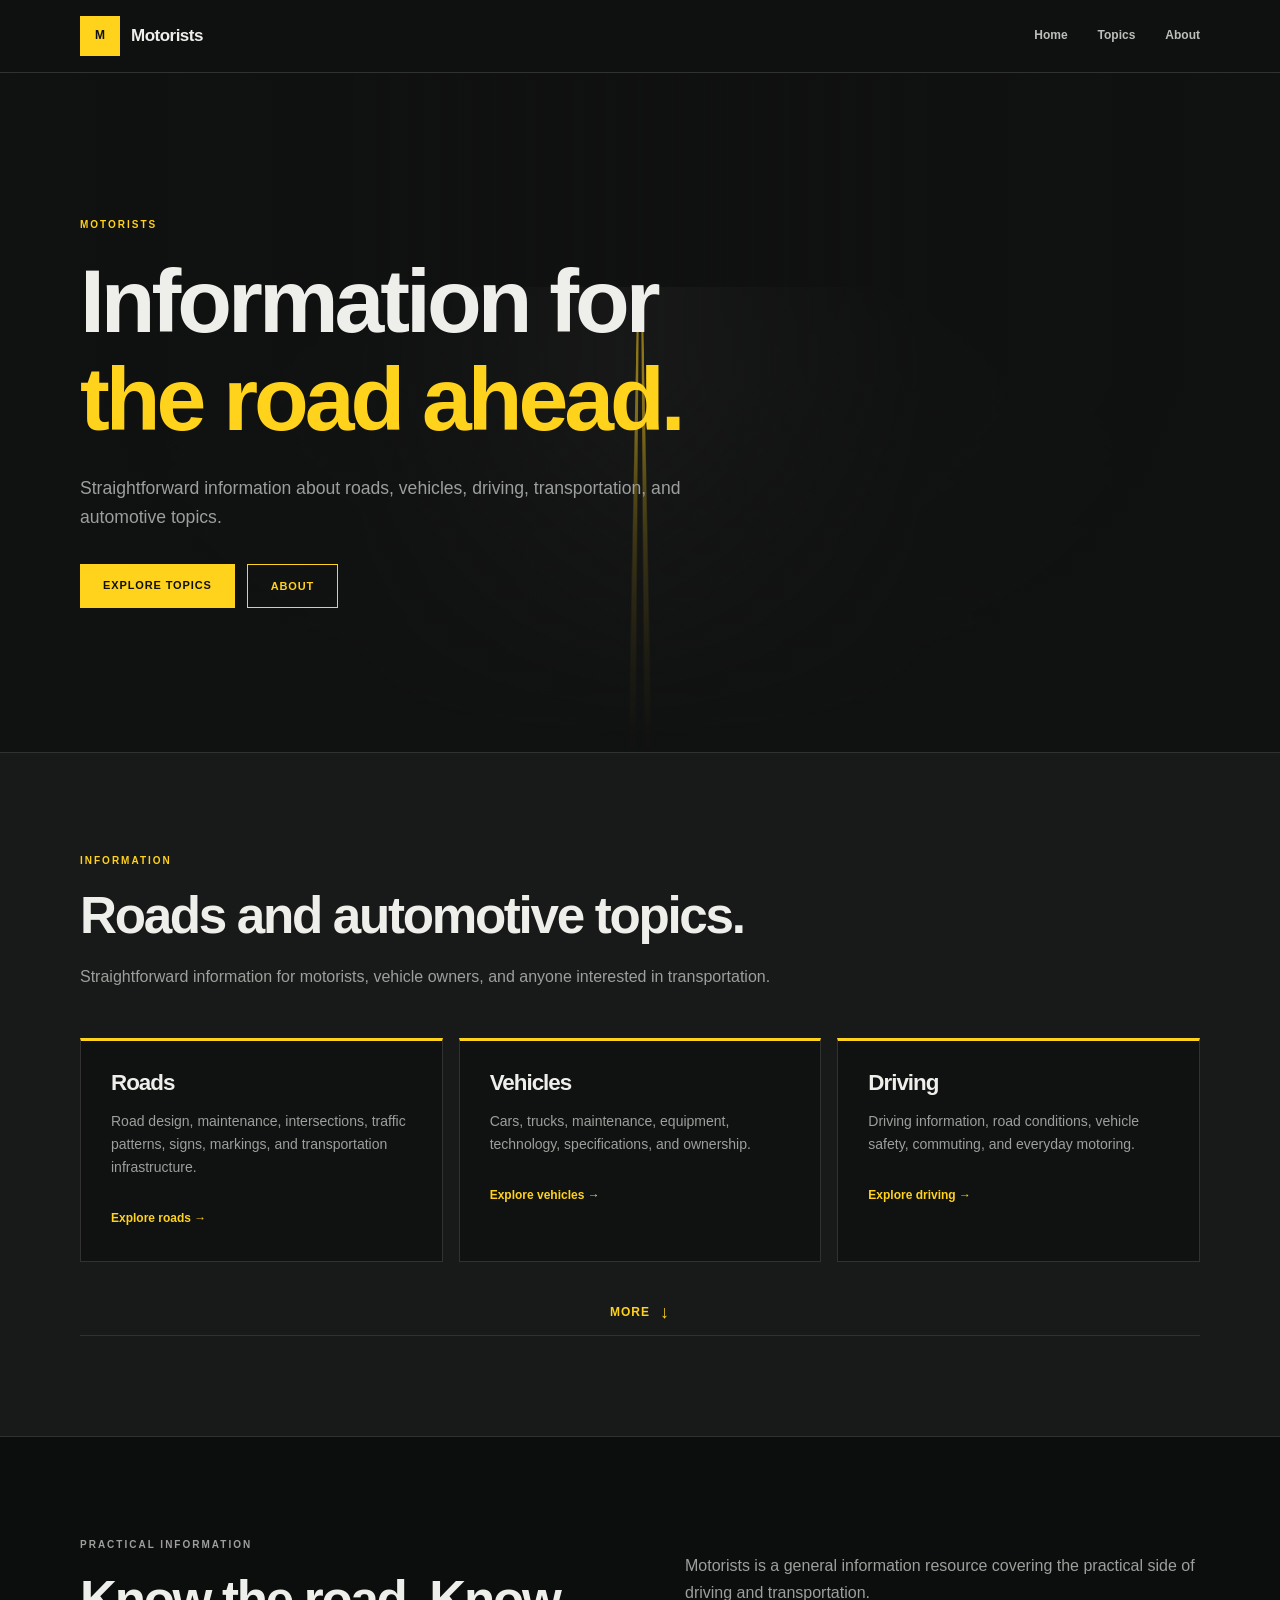
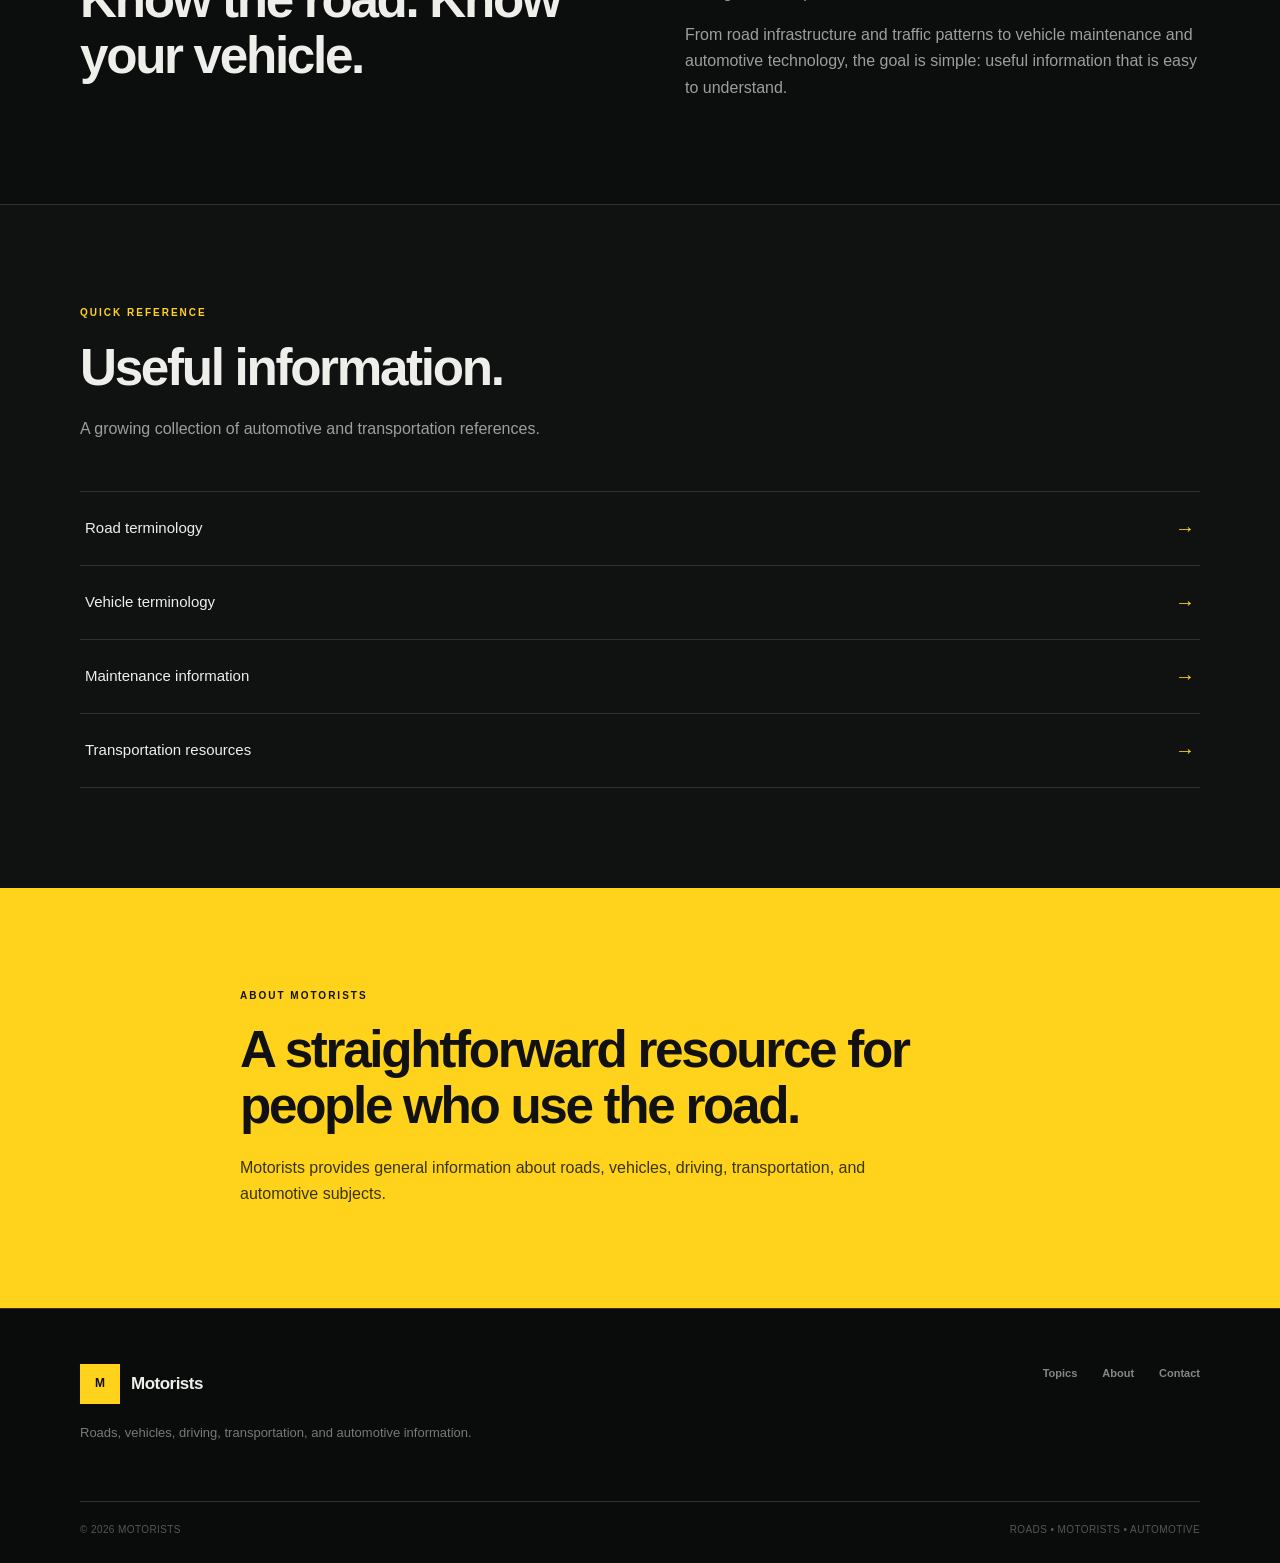
<file: index.html>
<!DOCTYPE html>
<html lang="en">
<head>
  <meta charset="UTF-8">
  <meta name="viewport" content="width=device-width, initial-scale=1.0">

  <title>Motorists | Roads, Vehicles & Automotive Information</title>

  <meta
    name="description"
    content="Information about roads, vehicles, driving, transportation, and automotive topics for New Hampshire motorists."
  >

  <link rel="stylesheet" href="style.css">

  <script src="script.js" defer></script>
</head>

<body>

  <div id="site-header"></div>

  <main>

    <!-- HERO -->

<section class="hero">

  <div class="hero-road" aria-hidden="true">
    <div class="road-lines"></div>
  </div>

  <div class="container hero-content">

    <p class="eyebrow">
      MOTORISTS
    </p>

    <h1>
      Information for
      <span>the road ahead.</span>
    </h1>

    <p class="hero-text">
      Straightforward information about roads, vehicles,
      driving, transportation, and automotive topics.
    </p>

    <div class="hero-actions">

      <a class="button" href="#topics">
        Explore Topics
      </a>

      <a class="button secondary" href="#about">
        About
      </a>

    </div>

  </div>

</section>


    <!-- TOPICS -->

    <section class="section topics" id="topics">

      <div class="container">

        <div class="section-heading">

          <p class="eyebrow">
            INFORMATION
          </p>

          <h2>
            Roads and automotive topics.
          </h2>

          <p>
            Straightforward information for motorists,
            vehicle owners, and anyone interested in
            transportation.
          </p>

        </div>


        <div class="topic-grid">

          <!-- VISIBLE CARDS -->

          <article class="topic-card">

            <!--topic label-->
            <!--<div class="topic-label">
                06
            </div>-->

            <h3>
              Roads
            </h3>

            <p>
              Road design, maintenance, intersections,
              traffic patterns, signs, markings, and
              transportation infrastructure.
            </p>

            <a href="#">
              Explore roads →
            </a>

          </article>


          <article class="topic-card">

            <h3>
              Vehicles
            </h3>

            <p>
              Cars, trucks, maintenance, equipment,
              technology, specifications, and ownership.
            </p>

            <a href="#">
              Explore vehicles →
            </a>

          </article>


          <article class="topic-card">

            <h3>
              Driving
            </h3>

            <p>
              Driving information, road conditions,
              vehicle safety, commuting, and everyday
              motoring.
            </p>

            <a href="#">
              Explore driving →
            </a>

          </article>


          <!-- HIDDEN CARDS -->

          <div class="more-topics" id="more-topics">

            <article class="topic-card">

              <h3>
                Automotive
              </h3>

              <p>
                Automotive technology, engines, electrical
                systems, tires, tools, and vehicle care.
              </p>

              <a href="#">
                Explore automotive →
              </a>

            </article>


            <article class="topic-card">

              <h3>
                Transportation
              </h3>

              <p>
                Highways, public transportation, freight,
                infrastructure, and how communities move.
              </p>

              <a href="#">
                Explore transportation →
              </a>

            </article>


            <article class="topic-card">

              <h3>
                Resources
              </h3>

              <p>
                Reference material, guides, terminology,
                specifications, and useful automotive resources.
              </p>

              <a href="#">
                View resources →
              </a>

            </article>

          </div>

        </div>


        <button
          class="more-button"
          id="more-button"
          type="button"
          aria-expanded="false"
          aria-controls="more-topics"
        >
          <span>More</span>
          <span class="more-arrow" aria-hidden="true">↓</span>
        </button>

      </div>

    </section>


    <!-- FEATURE -->

    <section class="section feature">

      <div class="container feature-grid">

        <div class="feature-copy">

          <p class="eyebrow">
            PRACTICAL INFORMATION
          </p>

          <h2>
            Know the road.
            Know your vehicle.
          </h2>

        </div>

        <div class="feature-copy">

          <p>
            Motorists is a general information resource
            covering the practical side of driving and
            transportation.
          </p>

          <p>
            From road infrastructure and traffic patterns
            to vehicle maintenance and automotive technology,
            the goal is simple: useful information that is
            easy to understand.
          </p>

        </div>

      </div>

    </section>


    <!-- REFERENCE -->

    <section class="section reference">

      <div class="container">

        <div class="section-heading">

          <p class="eyebrow">
            QUICK REFERENCE
          </p>

          <h2>
            Useful information.
          </h2>

          <p>
            A growing collection of automotive and
            transportation references.
          </p>

        </div>


        <div class="reference-list">

          <a href="#" class="reference-item">
            <span>Road terminology</span>
            <strong>→</strong>
          </a>

          <a href="#" class="reference-item">
            <span>Vehicle terminology</span>
            <strong>→</strong>
          </a>

          <a href="#" class="reference-item">
            <span>Maintenance information</span>
            <strong>→</strong>
          </a>

          <a href="#" class="reference-item">
            <span>Transportation resources</span>
            <strong>→</strong>
          </a>

        </div>

      </div>

    </section>


    <!-- ABOUT -->

    <section class="section about" id="about">

      <div class="container about-content">

        <p class="eyebrow">
          ABOUT MOTORISTS
        </p>

        <h2>
          A straightforward resource
          for people who use the road.
        </h2>

        <p>
          Motorists provides general information
          about roads, vehicles, driving, transportation,
          and automotive subjects.
        </p>

      </div>

    </section>

  </main>


  <div id="site-footer"></div>

</body>
</html>
</file>
<file: style.css>
:root {
  --yellow: #ffd21c;
  --yellow-light: #ffe76a;
  --yellow-dark: #b89400;

  --background: #101111;
  --surface: #181919;
  --surface-light: #202121;

  --text: #eeeeeb;
  --muted: #9d9f9c;

  --border: #303130;

  --max-width: 1120px;
}


/* RESET */

* {
  box-sizing: border-box;
}


html {
  scroll-behavior: smooth;
  scroll-padding-top: 80px;
}


body {
  margin: 0;

  background: var(--background);
  color: var(--text);

  font-family: Arial, Helvetica, sans-serif;

  font-size: 16px;
  line-height: 1.65;

  overflow-x: hidden;
}


img {
  display: block;
  max-width: 100%;
}


a {
  color: inherit;
  text-decoration: none;
}


button {
  font: inherit;
}


/* CONTAINER */

.container {
  width: min(
    var(--max-width),
    calc(100% - 40px)
  );

  margin-inline: auto;
}


/* HEADER */

.site-header {
  position: sticky;
  top: 0;
  z-index: 100;

  background: rgba(16, 17, 17, 0.97);

  border-bottom: 1px solid var(--border);

  backdrop-filter: blur(10px);
}


.nav-container {
  min-height: 72px;

  display: flex;
  align-items: center;
  justify-content: space-between;
}


.logo {
  display: flex;
  align-items: center;

  gap: 11px;

  min-width: 0;
}


.logo-mark {
  width: 40px;
  height: 40px;

  flex: 0 0 40px;

  display: grid;
  place-items: center;

  background: var(--yellow);
  color: #111;

  font-size: 12px;
  font-weight: 900;
}


.logo-name {
  font-size: 17px;
  font-weight: 800;

  letter-spacing: -0.03em;
}


.main-nav {
  display: flex;

  gap: 30px;

  font-size: 12px;
  font-weight: 700;
}


.main-nav a {
  color: #bcbebb;
}


.main-nav a:hover {
  color: var(--yellow);
}


.menu-toggle {
  display: none;

  width: 42px;
  height: 42px;

  padding: 8px;

  border: 1px solid var(--border);

  background: transparent;

  cursor: pointer;
}


.menu-toggle span {
  display: block;

  width: 100%;
  height: 2px;

  margin: 5px 0;

  background: var(--yellow);
}


/* TYPOGRAPHY */

h1,
h2,
h3 {
  margin-top: 0;

  line-height: 1.1;

  letter-spacing: -0.045em;
}


h1 {
  max-width: 850px;

  margin-bottom: 25px;

  font-size: clamp(
    3rem,
    7vw,
    6.5rem
  );

  font-weight: 800;
}


h1 span {
  display: block;

  color: var(--yellow);
}


h2 {
  margin-bottom: 20px;

  font-size: clamp(
    2rem,
    4vw,
    3.7rem
  );

  font-weight: 750;
}


h3 {
  margin-bottom: 12px;

  font-size: 1.4rem;
}


.eyebrow {
  margin-top: 0;
  margin-bottom: 18px;

  color: var(--yellow);

  font-size: 10px;
  font-weight: 800;

  letter-spacing: 0.2em;
}


/* BUTTONS */

.button {
  display: inline-block;

  padding: 12px 23px;

  background: var(--yellow);
  color: #101010;

  font-size: 11px;
  font-weight: 800;

  letter-spacing: 0.08em;

  text-transform: uppercase;
}


.button:hover {
  background: var(--yellow-light);
}


.button.secondary {
  background: transparent;

  color: var(--yellow);

  border: 1px solid var(--yellow);
}


.button.secondary:hover {
  background: var(--yellow);

  color: #101010;
}


/* =========================================================
   HERO
   ========================================================= */

.hero {
  position: relative;

  overflow: hidden;

  min-height: 680px;

  display: flex;
  align-items: center;

  padding: 120px 0;

  border-bottom: 1px solid var(--border);

  background: #101111;
}


/*
 * Road background container
 */

.hero-road {
  position: absolute;

  inset: 0;

  overflow: hidden;

  pointer-events: none;
}


/*
 * Asphalt road
 */

.hero-road::before {
  content: "";

  position: absolute;

  width: 72%;
  height: 150%;

  left: 50%;
  top: 50%;

  transform:
    translate(-50%, -50%)
    perspective(500px)
    rotateX(62deg);

  background:
    linear-gradient(
      90deg,
      transparent 0%,
      #171818 12%,
      #1d1e1e 50%,
      #171818 88%,
      transparent 100%
    );

  opacity: 0.9;

  filter: blur(1px);
}


/*
 * Double yellow center line
 */

.road-lines {
  position: absolute;

  left: 50%;
  top: -15%;

  width: 14px;
  height: 130%;

  transform:
    translateX(-50%)
    perspective(500px)
    rotateX(62deg);

  background:
    linear-gradient(
      to right,

      transparent 0,
      transparent 2px,

      var(--yellow) 2px,
      var(--yellow) 5px,

      transparent 5px,
      transparent 9px,

      var(--yellow) 9px,
      var(--yellow) 12px,

      transparent 12px
    );

  opacity: 0.8;

  filter: blur(0.3px);

  mask-image:
    linear-gradient(
      to bottom,
      transparent 0%,
      #000 18%,
      #000 55%,
      transparent 100%
    );

  -webkit-mask-image:
    linear-gradient(
      to bottom,
      transparent 0%,
      #000 18%,
      #000 55%,
      transparent 100%
    );
}


/*
 * Dark overlay around the road.
 *
 * Keeps the road visible while maintaining
 * strong contrast behind the hero text.
 */

.hero::after {
  content: "";

  position: absolute;

  inset: 0;

  background:
    linear-gradient(
      90deg,
      #101111 0%,
      rgba(16, 17, 17, 0.88) 28%,
      rgba(16, 17, 17, 0.35) 50%,
      rgba(16, 17, 17, 0.88) 72%,
      #101111 100%
    );

  pointer-events: none;
}


/*
 * Fade the road into the page background
 * toward the bottom.
 */

.hero-road::after {
  content: "";

  position: absolute;

  inset: 0;

  background:
    linear-gradient(
      to bottom,
      transparent 45%,
      rgba(16, 17, 17, 0.45) 68%,
      #101111 100%
    );
}


/*
 * Hero content sits above all decorative layers.
 */

.hero-content {
  position: relative;

  z-index: 2;
}


.hero-text {
  max-width: 650px;

  margin-bottom: 32px;

  color: var(--muted);

  font-size: 1.1rem;
}


.hero-actions {
  display: flex;

  flex-wrap: wrap;

  gap: 12px;
}


/* =========================================================
   SECTIONS
   ========================================================= */

.section {
  padding: 100px 0;
}


.section-heading {
  max-width: 700px;

  margin-bottom: 48px;
}


.section-heading > p:last-child {
  color: var(--muted);
}


/* =========================================================
   TOPICS
   ========================================================= */

.topics {
  background: var(--surface);
}


.topic-grid {
  display: grid;

  grid-template-columns:
    repeat(3, minmax(0, 1fr));

  gap: 16px;
}


.topic-card {
  min-width: 0;

  padding: 30px;

  border: 1px solid var(--border);

  border-top: 3px solid var(--yellow);

  background: var(--background);

  transition:
    border-color 0.2s ease,
    transform 0.2s ease;
}


.topic-card:hover {
  border-color: var(--yellow-dark);

  transform: translateY(-3px);
}


.topic-label {
  margin-bottom: 25px;

  color: var(--yellow);

  font-size: 10px;
  font-weight: 800;

  letter-spacing: 0.15em;
}


.topic-card p {
  margin-bottom: 25px;

  color: var(--muted);

  font-size: 14px;
}


.topic-card a {
  color: var(--yellow);

  font-size: 12px;
  font-weight: 700;
}


.topic-card a:hover {
  color: var(--yellow-light);
}


/* MORE TOPICS */

.more-topics {
  display: none;

  grid-column: 1 / -1;

  grid-template-columns:
    repeat(3, minmax(0, 1fr));

  gap: 16px;
}


.more-topics.is-visible {
  display: grid;
}


/* MORE BUTTON */

.more-button {
  display: flex;

  align-items: center;
  justify-content: center;

  gap: 10px;

  width: 100%;

  margin-top: 28px;

  padding: 13px;

  border: 0;

  border-bottom: 1px solid var(--border);

  background: transparent;

  color: var(--yellow);

  cursor: pointer;

  font-size: 12px;
  font-weight: 800;

  letter-spacing: 0.08em;

  text-transform: uppercase;
}


.more-button:hover {
  color: var(--yellow-light);
}


.more-button:focus-visible {
  outline: 2px solid var(--yellow);

  outline-offset: 4px;
}


.more-arrow {
  font-size: 18px;

  line-height: 1;
}


/* =========================================================
   FEATURE
   ========================================================= */

.feature {
  background: #0c0d0d;

  border-top: 1px solid var(--border);
  border-bottom: 1px solid var(--border);
}


.feature-grid {
  display: grid;

  grid-template-columns:
    minmax(0, 1fr)
    minmax(0, 1fr);

  gap: 90px;
}


.feature-copy {
  min-width: 0;
}


.feature-copy p {
  color: var(--muted);
}


.feature-copy p:last-child {
  margin-bottom: 0;
}


/* =========================================================
   REFERENCE
   ========================================================= */

.reference {
  background: var(--background);
}


.reference-list {
  border-top: 1px solid var(--border);
}


.reference-item {
  display: flex;

  justify-content: space-between;
  align-items: center;

  gap: 20px;

  padding: 20px 5px;

  border-bottom: 1px solid var(--border);

  font-size: 15px;
}


.reference-item strong {
  flex: 0 0 auto;

  color: var(--yellow);

  font-size: 20px;
}


.reference-item:hover {
  color: var(--yellow);
}


/* =========================================================
   ABOUT
   ========================================================= */

.about {
  background: var(--yellow);

  color: #111;
}


.about-content {
  max-width: 800px;
}


.about .eyebrow {
  color: #111;
}


.about h2 {
  max-width: 750px;
}


.about-content > p:last-child {
  max-width: 650px;

  margin-bottom: 0;

  color: #393500;
}


/* =========================================================
   FOOTER
   ========================================================= */

.site-footer {
  padding: 55px 0 25px;

  background: #0a0b0b;

  border-top: 1px solid var(--border);
}


.footer-main {
  display: flex;

  justify-content: space-between;

  gap: 50px;
}


.footer-main p {
  max-width: 450px;

  margin-top: 18px;

  color: #777a77;

  font-size: 13px;
}


.footer-links {
  display: flex;

  flex-wrap: wrap;

  gap: 25px;

  font-size: 11px;
  font-weight: 700;
}


.footer-links a {
  color: #858885;
}


.footer-links a:hover {
  color: var(--yellow);
}


.footer-bottom {
  display: flex;

  justify-content: space-between;

  flex-wrap: wrap;

  gap: 10px;

  margin-top: 45px;

  padding-top: 20px;

  border-top: 1px solid var(--border);

  color: #555855;

  font-size: 10px;

  letter-spacing: 0.04em;

  text-transform: uppercase;
}


/* =========================================================
   TABLET
   ========================================================= */

@media (max-width: 900px) {

  .hero {
    min-height: 620px;

    padding: 110px 0;
  }


  .topic-grid {
    grid-template-columns:
      repeat(2, minmax(0, 1fr));
  }


  .more-topics {
    grid-template-columns:
      repeat(2, minmax(0, 1fr));
  }


  .feature-grid {
    gap: 45px;
  }

}


/* =========================================================
   MOBILE
   ========================================================= */

@media (max-width: 700px) {

  .container {
    width: calc(100% - 32px);
  }


  .nav-container {
    min-height: 64px;
  }


  .menu-toggle {
    display: block;
  }


  .main-nav {
    display: none;

    position: absolute;

    top: 64px;
    left: 0;
    right: 0;

    flex-direction: column;

    gap: 0;

    padding: 8px 16px 16px;

    background: #101111;

    border-bottom: 1px solid var(--border);
  }


  .main-nav.is-open {
    display: flex;
  }


  .main-nav a {
    padding: 14px 0;

    border-bottom: 1px solid var(--border);
  }


  /* Hero */

  .hero {
    min-height: 620px;

    padding: 85px 0 80px;
  }


  .hero-road::before {
    width: 110%;
  }


  .road-lines {
    width: 12px;
  }


  h1 {
    font-size: clamp(
      2.8rem,
      14vw,
      4.5rem
    );

    line-height: 0.98;
  }


  .hero-text {
    font-size: 1rem;
  }


  .hero-actions {
    flex-direction: column;

    align-items: stretch;
  }


  .button {
    width: 100%;

    text-align: center;
  }


  /* Sections */

  .section {
    padding: 70px 0;
  }


  .section-heading {
    margin-bottom: 35px;
  }


  .section-heading h2 {
    font-size: 2.25rem;
  }


  /* Topics */

  .topic-grid {
    grid-template-columns: 1fr;

    gap: 12px;
  }


  .more-topics {
    grid-template-columns: 1fr;

    gap: 12px;
  }


  .topic-card {
    padding: 25px;
  }


  .topic-card:hover {
    transform: none;
  }


  /* Feature */

  .feature-grid {
    grid-template-columns: 1fr;

    gap: 30px;
  }


  .feature-copy h2 {
    font-size: 2.25rem;
  }


  /* Reference */

  .reference-item {
    padding: 18px 2px;
  }


  /* About */

  .about h2 {
    font-size: 2.35rem;
  }


  /* Footer */

  .footer-main {
    flex-direction: column;

    gap: 30px;
  }


  .footer-links {
    gap: 18px;
  }


  .footer-bottom {
    flex-direction: column;

    align-items: flex-start;

    gap: 8px;
  }

}


/* =========================================================
   SMALL PHONES
   ========================================================= */

@media (max-width: 420px) {

  .container {
    width: calc(100% - 24px);
  }


  .logo-name {
    font-size: 15px;
  }


  .logo-mark {
    width: 36px;
    height: 36px;

    flex-basis: 36px;
  }


  .hero {
    min-height: 580px;

    padding: 70px 0;
  }


  .hero-road::before {
    width: 135%;
  }


  h1 {
    font-size: 2.75rem;
  }


  .section-heading h2,
  .feature-copy h2,
  .about h2 {
    font-size: 2rem;
  }


  .topic-card {
    padding: 22px;
  }


  .footer-links {
    flex-direction: column;

    gap: 12px;
  }

}
</file>
